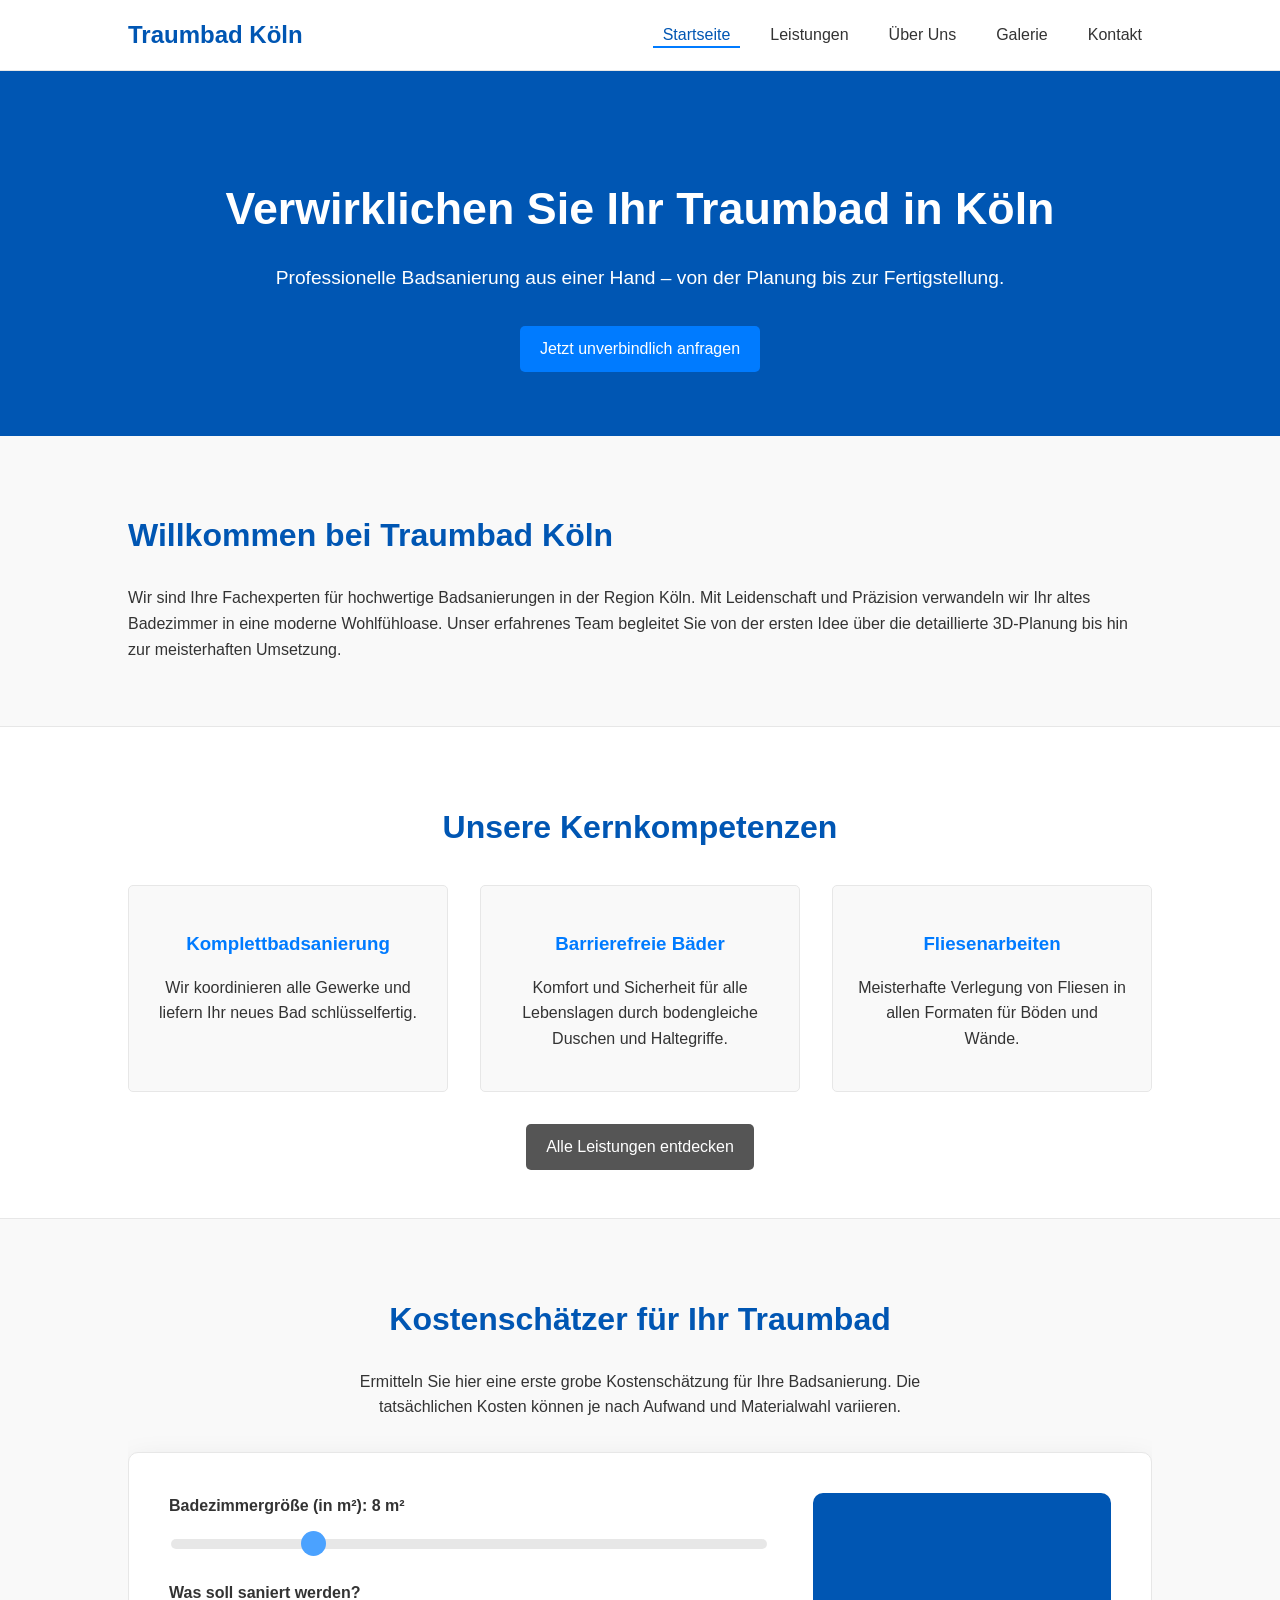
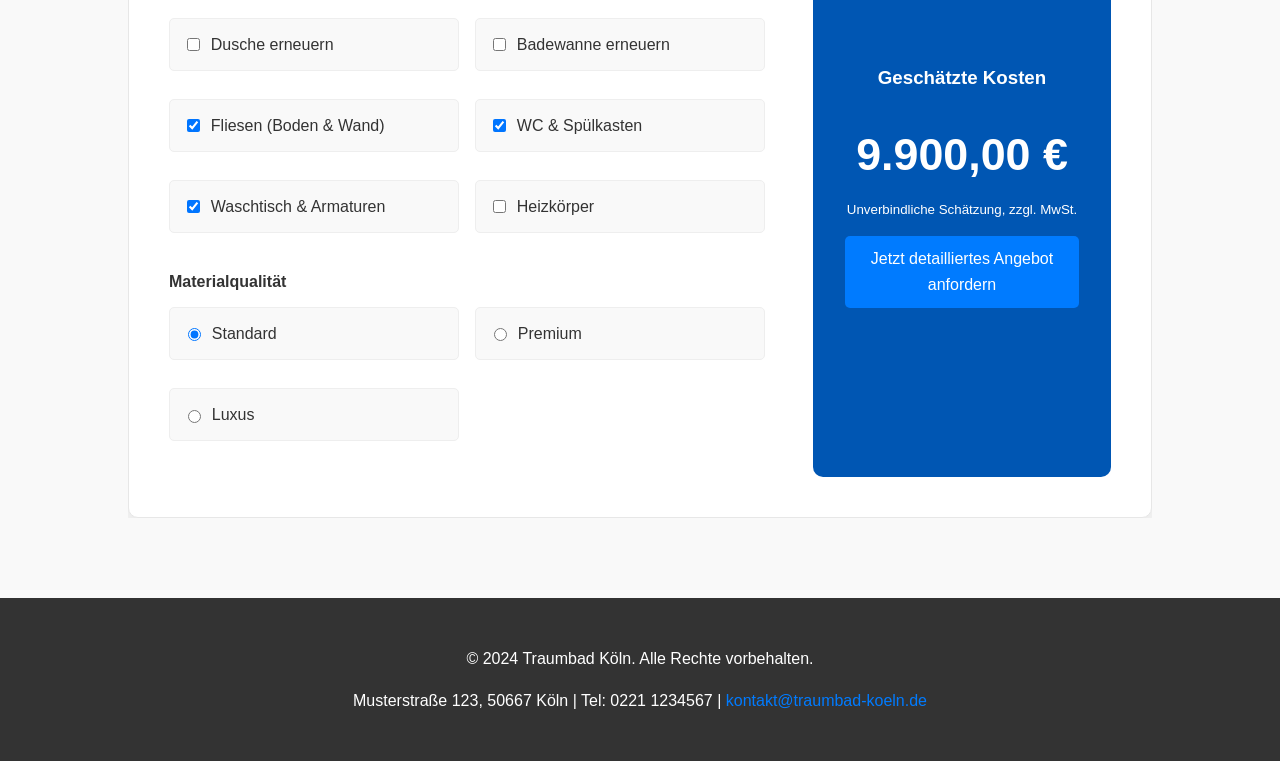
<file: index.html>
<!DOCTYPE html>
<html lang="de">
<head>
    <meta charset="UTF-8">
    <meta name="viewport" content="width=device-width, initial-scale=1.0">
    <title>Traumbad Köln - Ihre Experten für Badsanierung</title>
    <meta name="description" content="Ihr Experte für professionelle Badsanierung und Traumbäder in Köln. Von der 3D-Planung bis zur schlüsselfertigen Umsetzung – alles aus einer Hand.">
    <meta name="keywords" content="Badsanierung Köln, Badezimmer renovieren, barrierefreies Bad, Komplettbad, Fliesenleger Köln, Traumbad">

    <!-- Open Graph / Facebook -->
    <meta property="og:type" content="website">
    <meta property="og:url" content="https://www.traumbad-koeln.de/">
    <meta property="og:title" content="Traumbad Köln - Ihre Experten für Badsanierung">
    <meta property="og:description" content="Ihr Experte für professionelle Badsanierung und Traumbäder in Köln. Von der 3D-Planung bis zur schlüsselfertigen Umsetzung.">
    <meta property="og:image" content="https://www.traumbad-koeln.de/images/og-image-home.jpg">

    <!-- Twitter -->
    <meta property="twitter:card" content="summary_large_image">
    <meta property="twitter:url" content="https://www.traumbad-koeln.de/">
    <meta property="twitter:title" content="Traumbad Köln - Ihre Experten für Badsanierung">
    <meta property="twitter:description" content="Ihr Experte für professionelle Badsanierung und Traumbäder in Köln. Von der 3D-Planung bis zur schlüsselfertigen Umsetzung.">
    <meta property="twitter:image" content="https://www.traumbad-koeln.de/images/og-image-home.jpg">

    <link rel="stylesheet" href="css/style.css">
</head>
<body>
    <header>
        <nav class="navbar">
            <div class="container">
                <a href="index.html" class="logo">Traumbad Köln</a>
                <ul class="nav-links">
                    <li><a href="index.html">Startseite</a></li>
                    <li><a href="leistungen.html">Leistungen</a></li>
                    <li><a href="ueber.html">Über Uns</a></li>
                    <li><a href="galerie.html">Galerie</a></li>
                    <li><a href="kontakt.html">Kontakt</a></li>
                </ul>
            </div>
        </nav>
    </header>

    <main>
        <section class="hero">
            <div class="container">
                <h1>Verwirklichen Sie Ihr Traumbad in Köln</h1>
                <p>Professionelle Badsanierung aus einer Hand – von der Planung bis zur Fertigstellung.</p>
                <a href="kontakt.html" class="btn btn-primary">Jetzt unverbindlich anfragen</a>
            </div>
        </section>

        <section id="intro" class="section-padding animate-on-scroll">
            <div class="container">
                <h2>Willkommen bei Traumbad Köln</h2>
                <p>Wir sind Ihre Fachexperten für hochwertige Badsanierungen in der Region Köln. Mit Leidenschaft und Präzision verwandeln wir Ihr altes Badezimmer in eine moderne Wohlfühloase. Unser erfahrenes Team begleitet Sie von der ersten Idee über die detaillierte 3D-Planung bis hin zur meisterhaften Umsetzung.</p>
            </div>
        </section>

        <section id="services-overview" class="section-padding bg-light animate-on-scroll">
            <div class="container">
                <h2 class="text-center">Unsere Kernkompetenzen</h2>
                <div class="services-grid">
                    <div class="service-item">
                        <h3>Komplettbadsanierung</h3>
                        <p>Wir koordinieren alle Gewerke und liefern Ihr neues Bad schlüsselfertig.</p>
                    </div>
                    <div class="service-item">
                        <h3>Barrierefreie Bäder</h3>
                        <p>Komfort und Sicherheit für alle Lebenslagen durch bodengleiche Duschen und Haltegriffe.</p>
                    </div>
                    <div class="service-item">
                        <h3>Fliesenarbeiten</h3>
                        <p>Meisterhafte Verlegung von Fliesen in allen Formaten für Böden und Wände.</p>
                    </div>
                </div>
                <div class="text-center" style="margin-top: 2rem;">
                    <a href="leistungen.html" class="btn">Alle Leistungen entdecken</a>
                </div>
            </div>
        </section>

        <section id="calculator" class="section-padding">
            <div class="container">
                <h2 class="text-center">Kostenschätzer für Ihr Traumbad</h2>
                <p class="text-center" style="max-width: 600px; margin: auto; margin-bottom: 2rem;">Ermitteln Sie hier eine erste grobe Kostenschätzung für Ihre Badsanierung. Die tatsächlichen Kosten können je nach Aufwand und Materialwahl variieren.</p>
                <div class="calculator-container animate-on-scroll">
                    <div class="calculator-form">
                        <form id="badsanierung-rechner">
                            <div class="form-group">
                                <label for="groesse">Badezimmergröße (in m²): <span id="groesse-wert">8 m²</span></label>
                                <input type="range" id="groesse" name="groesse" min="3" max="25" value="8" class="slider">
                            </div>

                            <div class="form-group">
                                <label>Was soll saniert werden?</label>
                                <div class="checkbox-group">
                                    <label><input type="checkbox" name="sanierung" value="dusche"> Dusche erneuern</label>
                                    <label><input type="checkbox" name="sanierung" value="badewanne"> Badewanne erneuern</label>
                                    <label><input type="checkbox" name="sanierung" value="fliesen" checked> Fliesen (Boden & Wand)</label>
                                    <label><input type="checkbox" name="sanierung" value="wc" checked> WC & Spülkasten</label>
                                    <label><input type="checkbox" name="sanierung" value="waschtisch" checked> Waschtisch & Armaturen</label>
                                    <label><input type="checkbox" name="sanierung" value="heizkoerper"> Heizkörper</label>
                                </div>
                            </div>

                            <div class="form-group">
                                <label>Materialqualität</label>
                                <div class="radio-group">
                                    <label><input type="radio" name="qualitaet" value="standard" checked> Standard</label>
                                    <label><input type="radio" name="qualitaet" value="premium"> Premium</label>
                                    <label><input type="radio" name="qualitaet" value="luxus"> Luxus</label>
                                </div>
                            </div>
                        </form>
                    </div>
                    <div class="price-display">
                        <h3>Geschätzte Kosten</h3>
                        <p id="geschaetzte-kosten">€ 0</p>
                        <small>Unverbindliche Schätzung, zzgl. MwSt.</small>
                        <a href="kontakt.html" class="btn btn-primary" style="margin-top: 1rem;">Jetzt detailliertes Angebot anfordern</a>
                    </div>
                </div>
            </div>
        </section>
    </main>

    <footer>
        <div class="container">
            <p>&copy; 2024 Traumbad Köln. Alle Rechte vorbehalten.</p>
            <p>Musterstraße 123, 50667 Köln | Tel: 0221 1234567 | <a href="mailto:kontakt@traumbad-koeln.de">kontakt@traumbad-koeln.de</a></p>
        </div>
    </footer>

    <script type="module" src="js/main.js"></script>
</body>
</html>
</file>
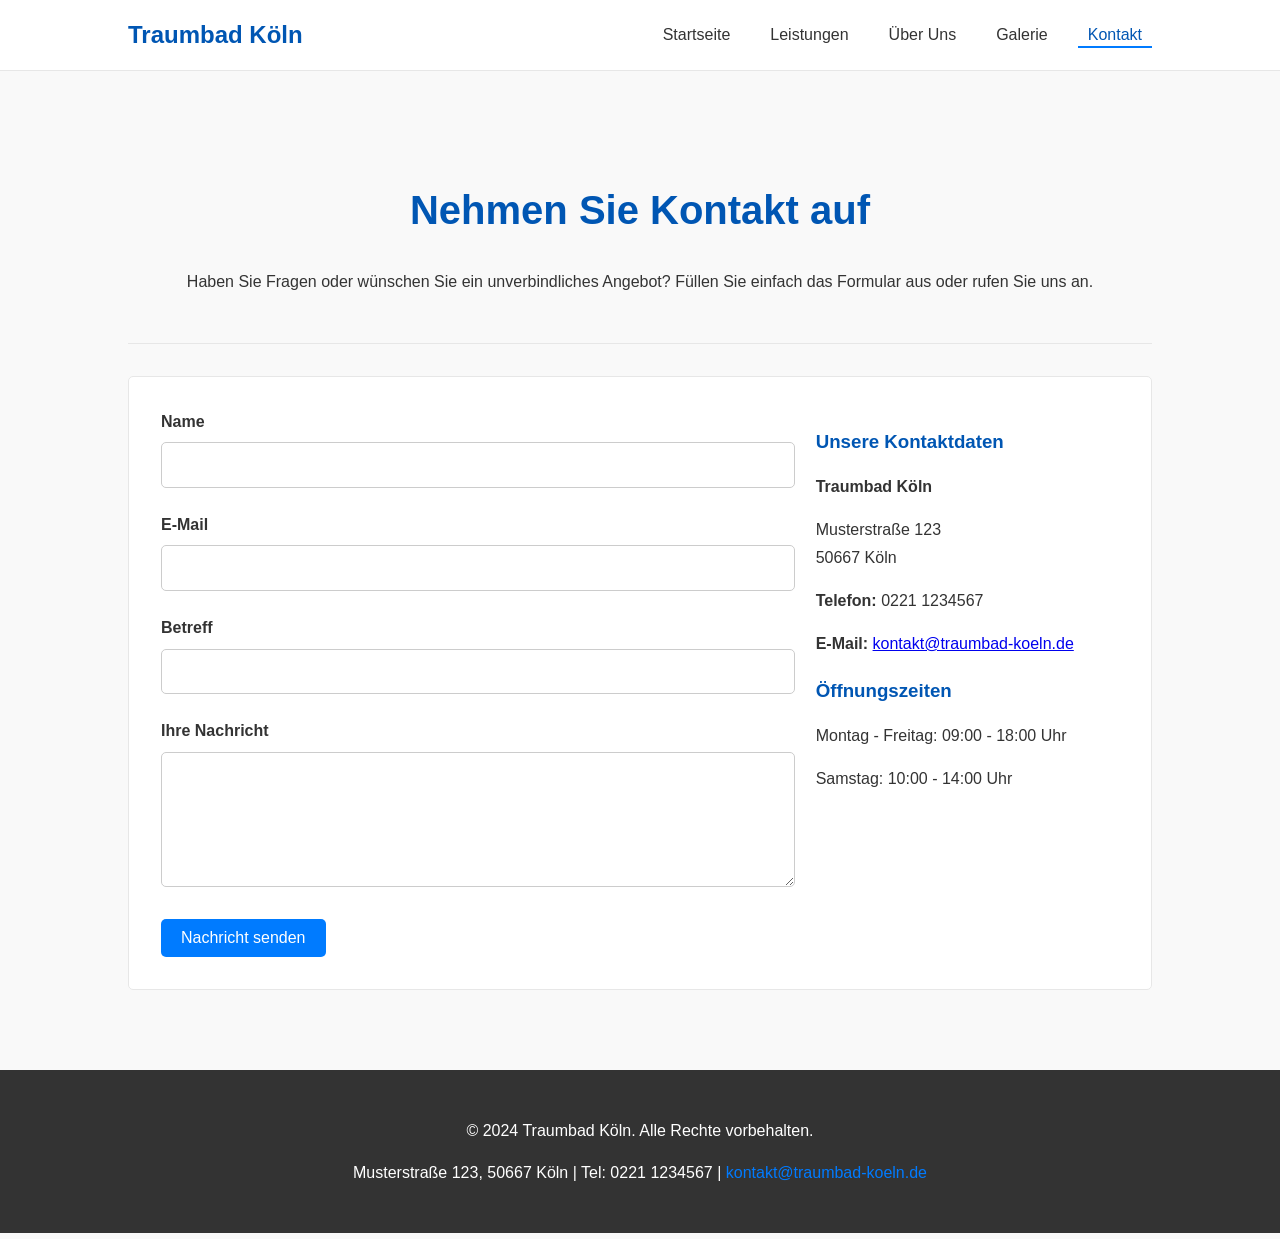
<file: kontakt.html>
<!DOCTYPE html>
<html lang="de">
<head>
    <meta charset="UTF-8">
    <meta name="viewport" content="width=device-width, initial-scale=1.0">
    <title>Kontakt & Beratung - Traumbad Köln</title>
    <meta name="description" content="Kontaktieren Sie Traumbad Köln für eine unverbindliche Beratung zu Ihrer Badsanierung. Wir freuen uns auf Ihre Anfrage per Telefon oder Kontaktformular.">
    <meta name="keywords" content="Kontakt Badsanierung, Beratung, Angebot anfordern, Adresse, Telefon, Handwerker Köln">

    <!-- Open Graph / Facebook -->
    <meta property="og:type" content="website">
    <meta property="og:url" content="https://www.traumbad-koeln.de/kontakt.html">
    <meta property="og:title" content="Kontakt & Beratung - Traumbad Köln">
    <meta property="og:description" content="Kontaktieren Sie Traumbad Köln für eine unverbindliche Beratung zu Ihrer Badsanierung.">
    <meta property="og:image" content="https://www.traumbad-koeln.de/images/og-image-kontakt.jpg">

    <!-- Twitter -->
    <meta property="twitter:card" content="summary_large_image">
    <meta property="twitter:url" content="https://www.traumbad-koeln.de/kontakt.html">
    <meta property="twitter:title" content="Kontakt & Beratung - Traumbad Köln">
    <meta property="twitter:description" content="Kontaktieren Sie Traumbad Köln für eine unverbindliche Beratung zu Ihrer Badsanierung.">
    <meta property="twitter:image" content="https://www.traumbad-koeln.de/images/og-image-kontakt.jpg">

    <link rel="stylesheet" href="css/style.css">
</head>
<body>
    <header>
        <nav class="navbar">
            <div class="container">
                <a href="index.html" class="logo">Traumbad Köln</a>
                <ul class="nav-links">
                    <li><a href="index.html">Startseite</a></li>
                    <li><a href="leistungen.html">Leistungen</a></li>
                    <li><a href="ueber.html">Über Uns</a></li>
                    <li><a href="galerie.html">Galerie</a></li>
                    <li><a href="kontakt.html">Kontakt</a></li>
                </ul>
            </div>
        </nav>
    </header>

    <main>
        <div class="container section-padding">
            <div class="page-header">
                <h1>Nehmen Sie Kontakt auf</h1>
                <p>Haben Sie Fragen oder wünschen Sie ein unverbindliches Angebot? Füllen Sie einfach das Formular aus oder rufen Sie uns an.</p>
            </div>

            <div class="contact-container animate-on-scroll">
                <div class="contact-form">
                    <form action="#" method="POST">
                        <div class="form-group">
                            <label for="name">Name</label>
                            <input type="text" id="name" name="name" required>
                        </div>
                        <div class="form-group">
                            <label for="email">E-Mail</label>
                            <input type="email" id="email" name="email" required>
                        </div>
                        <div class="form-group">
                            <label for="subject">Betreff</label>
                            <input type="text" id="subject" name="subject">
                        </div>
                        <div class="form-group">
                            <label for="message">Ihre Nachricht</label>
                            <textarea id="message" name="message" rows="6" required></textarea>
                        </div>
                        <button type="submit" class="btn btn-primary">Nachricht senden</button>
                    </form>
                </div>
                <div class="contact-info">
                    <h3>Unsere Kontaktdaten</h3>
                    <p><strong>Traumbad Köln</strong></p>
                    <p>Musterstraße 123<br>50667 Köln</p>
                    <p><strong>Telefon:</strong> 0221 1234567</p>
                    <p><strong>E-Mail:</strong> <a href="mailto:kontakt@traumbad-koeln.de">kontakt@traumbad-koeln.de</a></p>

                    <h3>Öffnungszeiten</h3>
                    <p>Montag - Freitag: 09:00 - 18:00 Uhr</p>
                    <p>Samstag: 10:00 - 14:00 Uhr</p>
                </div>
            </div>
        </div>
    </main>

    <footer>
        <div class="container">
            <p>&copy; 2024 Traumbad Köln. Alle Rechte vorbehalten.</p>
            <p>Musterstraße 123, 50667 Köln | Tel: 0221 1234567 | <a href="mailto:kontakt@traumbad-koeln.de">kontakt@traumbad-koeln.de</a></p>
        </div>
    </footer>

    <script type="module" src="js/main.js"></script>
</body>
</html>
</file>
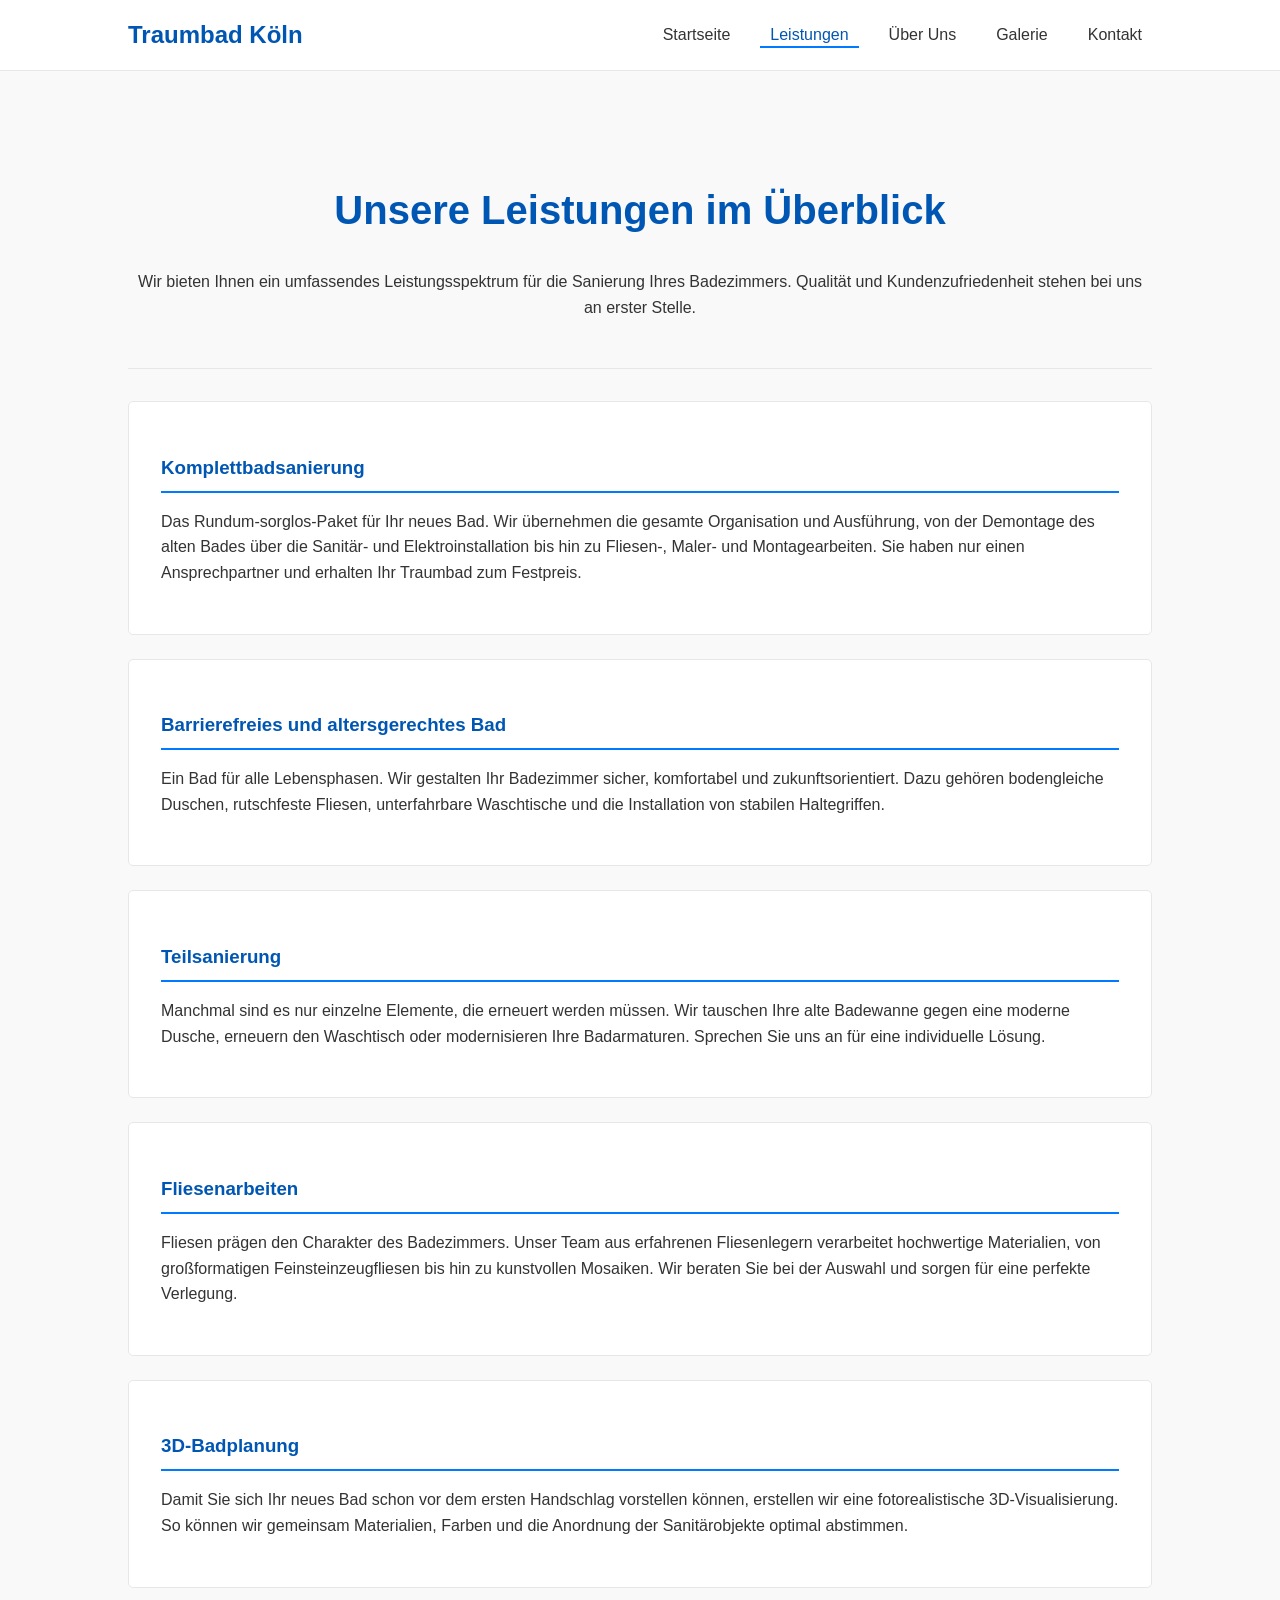
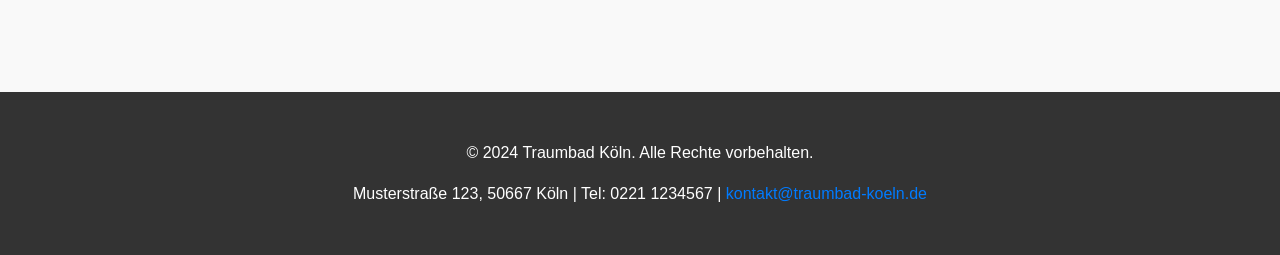
<file: leistungen.html>
<!DOCTYPE html>
<html lang="de">
<head>
    <meta charset="UTF-8">
    <meta name="viewport" content="width=device-width, initial-scale=1.0">
    <title>Leistungen Badsanierung - Traumbad Köln</title>
    <meta name="description" content="Entdecken Sie unsere umfassenden Leistungen für Ihre Badsanierung in Köln: Komplettbäder, barrierefreie Bäder, Teilsanierung, Fliesenarbeiten und 3D-Planung.">
    <meta name="keywords" content="Leistungen Badsanierung, Komplettbad, barrierefreies Bad, Teilsanierung, 3D-Badplanung, Dusche statt Badewanne">

    <!-- Open Graph / Facebook -->
    <meta property="og:type" content="website">
    <meta property="og:url" content="https://www.traumbad-koeln.de/leistungen.html">
    <meta property="og:title" content="Leistungen Badsanierung - Traumbad Köln">
    <meta property="og:description" content="Entdecken Sie unsere umfassenden Leistungen für Ihre Badsanierung in Köln: Komplettbäder, barrierefreie Bäder, Teilsanierung und mehr.">
    <meta property="og:image" content="https://www.traumbad-koeln.de/images/og-image-leistungen.jpg">

    <!-- Twitter -->
    <meta property="twitter:card" content="summary_large_image">
    <meta property="twitter:url" content="https://www.traumbad-koeln.de/leistungen.html">
    <meta property="twitter:title" content="Leistungen Badsanierung - Traumbad Köln">
    <meta property="twitter:description" content="Entdecken Sie unsere umfassenden Leistungen für Ihre Badsanierung in Köln: Komplettbäder, barrierefreie Bäder, Teilsanierung und mehr.">
    <meta property="twitter:image" content="https://www.traumbad-koeln.de/images/og-image-leistungen.jpg">

    <link rel="stylesheet" href="css/style.css">
</head>
<body>
    <header>
        <nav class="navbar">
            <div class="container">
                <a href="index.html" class="logo">Traumbad Köln</a>
                <ul class="nav-links">
                    <li><a href="index.html">Startseite</a></li>
                    <li><a href="leistungen.html">Leistungen</a></li>
                    <li><a href="ueber.html">Über Uns</a></li>
                    <li><a href="galerie.html">Galerie</a></li>
                    <li><a href="kontakt.html">Kontakt</a></li>
                </ul>
            </div>
        </nav>
    </header>

    <main>
        <div class="container section-padding">
            <div class="page-header">
                <h1>Unsere Leistungen im Überblick</h1>
                <p>Wir bieten Ihnen ein umfassendes Leistungsspektrum für die Sanierung Ihres Badezimmers. Qualität und Kundenzufriedenheit stehen bei uns an erster Stelle.</p>
            </div>

            <div class="service-detailed animate-on-scroll">
                <h3>Komplettbadsanierung</h3>
                <p>Das Rundum-sorglos-Paket für Ihr neues Bad. Wir übernehmen die gesamte Organisation und Ausführung, von der Demontage des alten Bades über die Sanitär- und Elektroinstallation bis hin zu Fliesen-, Maler- und Montagearbeiten. Sie haben nur einen Ansprechpartner und erhalten Ihr Traumbad zum Festpreis.</p>
            </div>

            <div class="service-detailed animate-on-scroll">
                <h3>Barrierefreies und altersgerechtes Bad</h3>
                <p>Ein Bad für alle Lebensphasen. Wir gestalten Ihr Badezimmer sicher, komfortabel und zukunftsorientiert. Dazu gehören bodengleiche Duschen, rutschfeste Fliesen, unterfahrbare Waschtische und die Installation von stabilen Haltegriffen.</p>
            </div>

            <div class="service-detailed animate-on-scroll">
                <h3>Teilsanierung</h3>
                <p>Manchmal sind es nur einzelne Elemente, die erneuert werden müssen. Wir tauschen Ihre alte Badewanne gegen eine moderne Dusche, erneuern den Waschtisch oder modernisieren Ihre Badarmaturen. Sprechen Sie uns an für eine individuelle Lösung.</p>
            </div>

            <div class="service-detailed animate-on-scroll">
                <h3>Fliesenarbeiten</h3>
                <p>Fliesen prägen den Charakter des Badezimmers. Unser Team aus erfahrenen Fliesenlegern verarbeitet hochwertige Materialien, von großformatigen Feinsteinzeugfliesen bis hin zu kunstvollen Mosaiken. Wir beraten Sie bei der Auswahl und sorgen für eine perfekte Verlegung.</p>
            </div>

            <div class="service-detailed animate-on-scroll">
                <h3>3D-Badplanung</h3>
                <p>Damit Sie sich Ihr neues Bad schon vor dem ersten Handschlag vorstellen können, erstellen wir eine fotorealistische 3D-Visualisierung. So können wir gemeinsam Materialien, Farben und die Anordnung der Sanitärobjekte optimal abstimmen.</p>
            </div>
        </div>
    </main>

    <footer>
        <div class="container">
            <p>&copy; 2024 Traumbad Köln. Alle Rechte vorbehalten.</p>
            <p>Musterstraße 123, 50667 Köln | Tel: 0221 1234567 | <a href="mailto:kontakt@traumbad-koeln.de">kontakt@traumbad-koeln.de</a></p>
        </div>
    </footer>

    <script type="module" src="js/main.js"></script>
</body>
</html>
</file>
<file: css/style.css>
/* General Body Styles */
body {
    font-family: 'Helvetica Neue', Arial, sans-serif;
    margin: 0;
    line-height: 1.6;
    background-color: #f9f9f9;
    color: #333;
}

.container {
    width: 80%;
    margin: auto;
    overflow: hidden;
}

/* Header Styles */
.navbar {
    background: #ffffff;
    color: #333;
    padding: 1rem 0;
    border-bottom: 1px solid #e7e7e7;
}

.navbar .container {
    display: flex;
    justify-content: space-between;
    align-items: center;
}

.navbar .logo {
    font-size: 1.5rem;
    font-weight: bold;
    color: #0056b3;
    text-decoration: none;
}

.navbar .nav-links {
    list-style: none;
    margin: 0;
    padding: 0;
    display: flex;
}

.navbar .nav-links li {
    margin-left: 20px;
}

.navbar .nav-links a {
    color: #333;
    text-decoration: none;
    font-size: 1rem;
    padding: 5px 10px;
    border-radius: 5px;
    transition: background-color 0.3s;
}

.navbar .nav-links a {
    position: relative;
}

.navbar .nav-links a::after {
    content: '';
    position: absolute;
    width: 100%;
    height: 2px;
    bottom: 0;
    left: 0;
    background-color: #007bff;
    transform: scaleX(0);
    transform-origin: bottom right;
    transition: transform 0.25s ease-out;
}

.navbar .nav-links a:hover::after, .navbar .nav-links a.active::after {
    transform: scaleX(1);
    transform-origin: bottom left;
}

.navbar .nav-links a.active {
    color: #0056b3;
}


/* Footer Styles */
footer {
    background: #333;
    color: #fff;
    padding: 2rem 0;
    text-align: center;
    margin-top: 2rem;
}

footer a {
    color: #007bff;
    text-decoration: none;
}

footer a:hover {
    text-decoration: underline;
}

/* General Utilities */
.section-padding {
    padding: 3rem 0;
}

.bg-light {
    background-color: #ffffff;
    border-top: 1px solid #e7e7e7;
    border-bottom: 1px solid #e7e7e7;
}

.text-center {
    text-align: center;
}

h2 {
    font-size: 2rem;
    margin-bottom: 1.5rem;
    color: #0056b3;
}

/* Button Styles */
.btn {
    display: inline-block;
    padding: 10px 20px;
    background: #555;
    color: #fff;
    border: none;
    border-radius: 5px;
    text-decoration: none;
    font-size: 1rem;
    transition: background-color 0.3s;
}

.btn {
    transition: background-color 0.3s, transform 0.3s;
}

.btn:hover {
    background: #0056b3;
    transform: translateY(-3px);
    box-shadow: 0 4px 8px rgba(0,0,0,0.2);
}

.btn-primary {
    background: #007bff;
}

.btn-primary:hover {
    background: #0056b3;
}


/* Hero Section */
.hero {
    background: #0056b3; /* Placeholder color, ideally a background image */
    color: #fff;
    padding: 4rem 0;
    text-align: center;
}

.hero h1 {
    font-size: 2.8rem;
    margin-bottom: 1rem;
}

.hero p {
    font-size: 1.2rem;
    margin-bottom: 2rem;
}


/* Services Overview */
.services-grid {
    display: grid;
    grid-template-columns: repeat(auto-fit, minmax(250px, 1fr));
    gap: 2rem;
    margin-top: 2rem;
}

.service-item {
    background: #f9f9f9;
    padding: 1.5rem;
    border: 1px solid #e7e7e7;
    border-radius: 5px;
    text-align: center;
}

.service-item h3 {
    color: #007bff;
    margin-bottom: 0.5rem;
}

/* Page Header */
.page-header {
    text-align: center;
    padding: 2rem 0;
    border-bottom: 1px solid #e7e7e7;
    margin-bottom: 2rem;
}

.page-header h1 {
    font-size: 2.5rem;
    color: #0056b3;
}

/* Service Detailed Page */
.service-detailed {
    background: #fff;
    padding: 2rem;
    margin-bottom: 1.5rem;
    border-radius: 5px;
    border: 1px solid #e7e7e7;
}

.service-detailed h3 {
    color: #0056b3;
    border-bottom: 2px solid #007bff;
    padding-bottom: 0.5rem;
    margin-bottom: 1rem;
}

/* About Page */
.about-content {
    display: grid;
    grid-template-columns: 2fr 1fr;
    gap: 2rem;
    align-items: center;
}

.about-image img {
    max-width: 100%;
    height: auto;
    border-radius: 5px;
}

/* Gallery Page */
.gallery-grid {
    display: grid;
    grid-template-columns: repeat(auto-fit, minmax(300px, 1fr));
    gap: 1.5rem;
}

.gallery-item img {
    width: 100%;
    height: auto;
    display: block;
    border-radius: 5px;
    transition: transform 0.3s ease;
}

.gallery-item img:hover {
    transform: scale(1.05);
}

/* Contact Page */
.contact-container {
    display: grid;
    grid-template-columns: 2fr 1fr;
    gap: 3rem;
    background: #fff;
    padding: 2rem;
    border: 1px solid #e7e7e7;
    border-radius: 5px;
}

.contact-form .form-group {
    margin-bottom: 1.5rem;
}

.contact-form label {
    display: block;
    margin-bottom: 0.5rem;
    font-weight: bold;
}

.contact-form input,
.contact-form textarea {
    width: 100%;
    padding: 0.8rem;
    border: 1px solid #ccc;
    border-radius: 5px;
    font-size: 1rem;
}

.contact-form input:focus,
.contact-form textarea:focus {
    outline: none;
    border-color: #007bff;
}

.contact-info h3 {
    color: #0056b3;
    margin-bottom: 1rem;
}

.contact-info p {
    margin-bottom: 1rem;
    line-height: 1.7;
}

/* Animation Styles */
.animate-on-scroll {
    opacity: 0;
    transform: translateY(30px);
    transition: opacity 0.6s ease-out, transform 0.6s ease-out;
}

.animate-on-scroll.is-visible {
    opacity: 1;
    transform: translateY(0);
}

/* Calculator Styles */
.calculator-container {
    display: grid;
    grid-template-columns: 2fr 1fr;
    gap: 3rem;
    background: #ffffff;
    padding: 2.5rem;
    border-radius: 10px;
    box-shadow: 0 10px 30px rgba(0, 0, 0, 0.1);
    border: 1px solid #e7e7e7;
}

.calculator-form .form-group {
    margin-bottom: 1.5rem;
}

.calculator-form label {
    font-weight: bold;
    display: block;
    margin-bottom: 0.75rem;
}

.slider {
    -webkit-appearance: none;
    width: 100%;
    height: 10px;
    background: #ddd;
    outline: none;
    opacity: 0.7;
    -webkit-transition: .2s;
    transition: opacity .2s;
    border-radius: 5px;
}

.slider:hover {
    opacity: 1;
}

.slider::-webkit-slider-thumb {
    -webkit-appearance: none;
    appearance: none;
    width: 25px;
    height: 25px;
    background: #007bff;
    cursor: pointer;
    border-radius: 50%;
}

.slider::-moz-range-thumb {
    width: 25px;
    height: 25px;
    background: #007bff;
    cursor: pointer;
    border-radius: 50%;
}

.checkbox-group, .radio-group {
    display: grid;
    grid-template-columns: repeat(auto-fit, minmax(200px, 1fr));
    gap: 1rem;
}

.checkbox-group label, .radio-group label {
    display: flex;
    align-items: center;
    gap: 0.5rem;
    font-weight: normal;
    background: #f9f9f9;
    padding: 0.8rem;
    border-radius: 5px;
    border: 1px solid #eee;
    cursor: pointer;
}

.price-display {
    background: #0056b3;
    color: white;
    padding: 2rem;
    border-radius: 10px;
    text-align: center;
    display: flex;
    flex-direction: column;
    justify-content: center;
    align-items: center;
}

.price-display h3 {
    margin-top: 0;
    color: white;
    border-bottom: 0;
}

#geschaetzte-kosten {
    font-size: 2.8rem;
    font-weight: bold;
    margin: 0.5rem 0;
}

/* Gallery Lightbox Styles */
.gallery-item {
    cursor: pointer;
    overflow: hidden;
}

.lightbox {
    display: none;
    position: fixed;
    z-index: 1000;
    left: 0;
    top: 0;
    width: 100%;
    height: 100%;
    background-color: rgba(0, 0, 0, 0.9);
    justify-content: center;
    align-items: center;
}

.lightbox.active {
    display: flex;
}

.lightbox-content {
    position: relative;
    display: flex;
    align-items: center;
}

#lightbox-image {
    max-width: 90vw;
    max-height: 85vh;
    animation: zoom 0.3s ease-in-out;
}

@keyframes zoom {
    from {transform: scale(0.8);}
    to {transform: scale(1);}
}

.lightbox-close {
    position: absolute;
    top: 15px;
    right: 35px;
    color: #f1f1f1;
    font-size: 40px;
    font-weight: bold;
    transition: 0.3s;
    cursor: pointer;
}

.lightbox-prev, .lightbox-next {
    cursor: pointer;
    color: white;
    font-size: 3rem;
    user-select: none;
    padding: 1rem;
    transition: 0.3s;
}

.lightbox-prev {
    margin-right: 1rem;
}

.lightbox-next {
    margin-left: 1rem;
}

.lightbox-prev:hover, .lightbox-next:hover, .lightbox-close:hover {
    color: #bbb;
}
</file>
